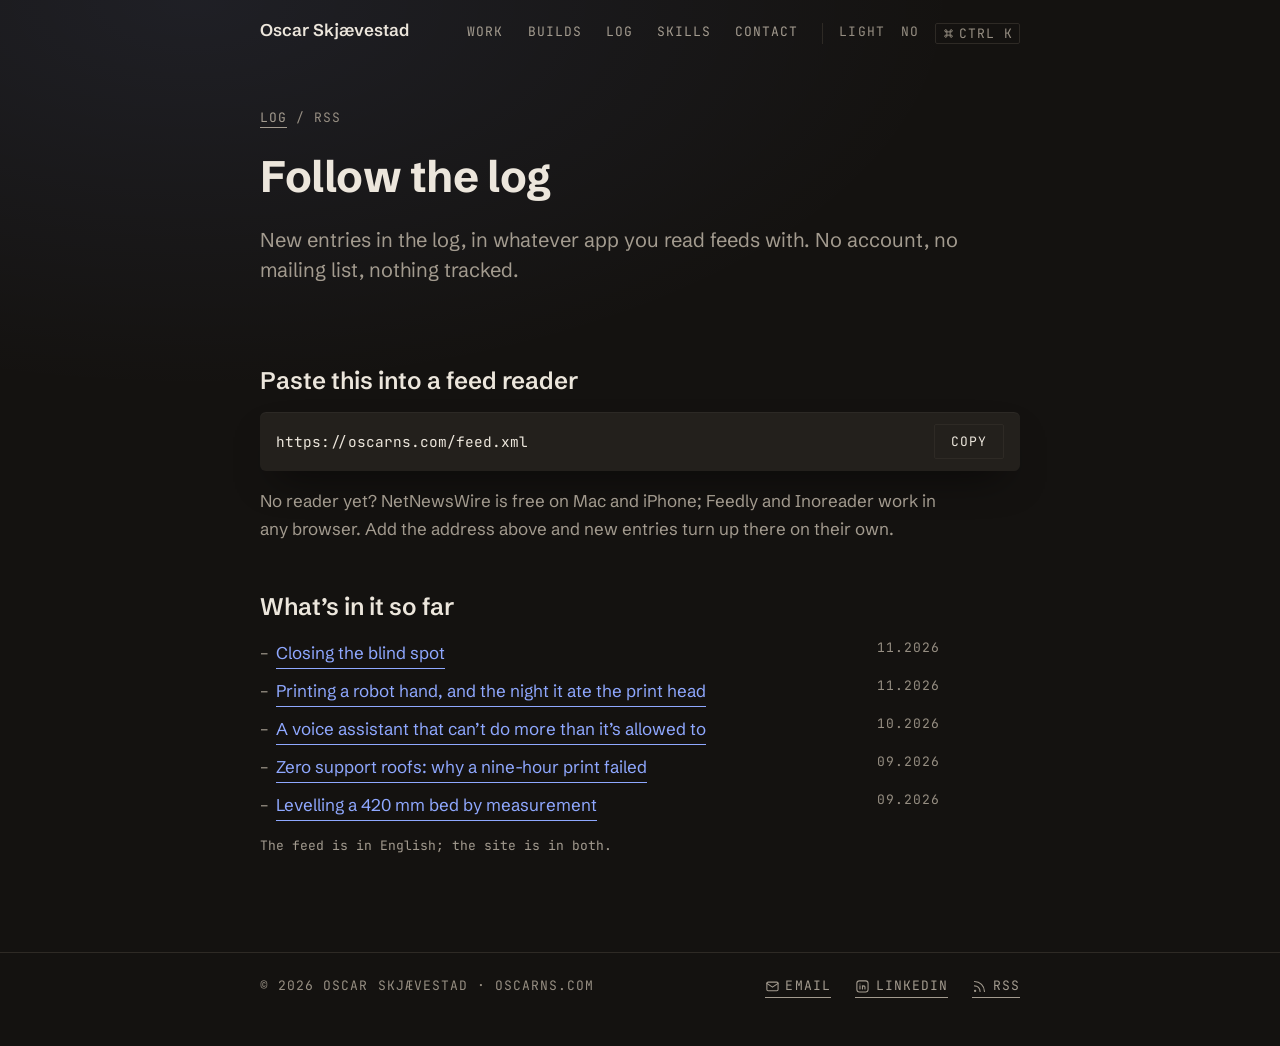
<file: log/follow.html>
<!DOCTYPE html>
<html lang="en" data-theme="dark" data-lang="en">
<head>
  <meta charset="UTF-8" />
  <meta name="viewport" content="width=device-width, initial-scale=1.0" />
  <title>Follow the log — Oscar Skjævestad</title>
  <meta name="description" content="Get new log entries in a feed reader: no account, no mailing list, no tracking." />
  <meta name="author" content="Oscar Skjævestad" />
  <meta name="robots" content="index, follow" />

  <!-- Open Graph / link previews -->
  <meta property="og:title" content="Follow the log" />
  <meta property="og:description" content="Get new log entries in a feed reader: no account, no mailing list, no tracking." />
  <meta property="og:url" content="https://oscarns.com/log/follow.html" />
  <meta property="og:type" content="website" />
  <meta property="og:image" content="https://oscarns.com/og-image.png" />
  <meta property="og:image:width" content="1200" />
  <meta property="og:image:height" content="630" />
  <meta property="og:image:alt" content="Oscar Skjævestad — IT &amp; Robot Deployment Lead at Wybe Robotics" />
  <meta name="twitter:card" content="summary_large_image" />

  <link rel="canonical" href="https://oscarns.com/log/follow.html" />
  <link rel="icon" href="../favicon.svg" type="image/svg+xml" />
  <link rel="icon" href="../favicon-32.png" sizes="32x32" type="image/png" />
  <link rel="apple-touch-icon" href="../apple-touch-icon.png" />
  <link rel="alternate" type="application/atom+xml" title="Oscar Skjævestad — Log" href="https://oscarns.com/feed.xml" />
  <meta name="theme-color" content="#141210" />

  <!-- Before the first paint: mark that scripts run, and apply the saved
       theme and language, so nothing flashes in the wrong one. -->
  <script>
    (function () {
      var root = document.documentElement;
      root.classList.add('js');
      var store = {};
      try { store.theme = localStorage.getItem('theme'); store.lang = localStorage.getItem('lang'); } catch (e) {}
      if (store.theme === 'light') root.setAttribute('data-theme', 'light');
      var asked = new URLSearchParams(location.search).get('lang');
      var nav = (navigator.language || '').toLowerCase();
      var lang = asked || store.lang || (/^(nb|nn|no)\b/.test(nav) ? 'no' : 'en');
      if (lang === 'no') { root.setAttribute('data-lang', 'no'); root.setAttribute('lang', 'nb'); }
    })();
  </script>

  <link rel="preconnect" href="https://fonts.googleapis.com" />
  <link rel="preconnect" href="https://fonts.gstatic.com" crossorigin />
  <link href="https://fonts.googleapis.com/css2?family=JetBrains+Mono:wght@400;500&family=Schibsted+Grotesk:wght@400;500;600;700&display=swap" rel="stylesheet" />
  <link rel="stylesheet" href="../style.css?v=2026-11-07.1" />
</head>
<body>
<!-- Icons: Tabler Icons (MIT), https://tabler.io/icons -->

<span lang="en"><a class="skip-link" href="#main">Skip to content</a></span><span lang="nb"><a class="skip-link" href="#main">Hopp til innhold</a></span>

<header class="nav" id="nav">
  <span class="progress" id="progress" aria-hidden="true"></span>
  <div class="wrap nav-inner">
    <a class="nav-name" href="../#top">Oscar Skjævestad</a>
    <nav class="nav-links" aria-label="Sections">
      <a href="../#work"><span lang="en">Work</span><span lang="nb">Arbeid</span></a>
      <a href="../#builds"><span lang="en">Builds</span><span lang="nb">Prosjekter</span></a>
      <a href="../#log"><span lang="en">Log</span><span lang="nb">Logg</span></a>
      <a href="../#skills"><span lang="en">Skills</span><span lang="nb">Ferdigheter</span></a>
      <a href="../#contact"><span lang="en">Contact</span><span lang="nb">Kontakt</span></a>
      <span class="nav-tools">
        <button class="nav-tool theme-switch" id="theme-switch" type="button">light</button>
        <button class="nav-tool" id="lang-switch" type="button">no</button>
        <button class="nav-tool palette-open" id="palette-open" type="button" aria-haspopup="dialog"><span class="ico"><svg class="tabler" aria-hidden="true" focusable="false" xmlns="http://www.w3.org/2000/svg" viewBox="0 0 24 24" fill="none" stroke="currentColor" stroke-linecap="round" stroke-linejoin="round" ><path d="M7 9a2 2 0 1 1 2 -2v10a2 2 0 1 1 -2 -2h10a2 2 0 1 1 -2 2v-10a2 2 0 1 1 2 2h-10" /></svg></span><span class="kbd-hint">K</span></button>
      </span>
    </nav>
  </div>
</header>

<main id="main">
  <header class="page-head" id="top">
    <div class="wrap">
      <p class="mono crumb"><a href="../#log"><span lang="en">Log</span><span lang="nb">Logg</span></a> / <span lang="en">RSS</span><span lang="nb">RSS</span></p>
      <h1><span lang="en">Follow the log</span><span lang="nb">Følg loggen</span></h1>
      <p class="lead" lang="en">New entries in the log, in whatever app you read feeds with. No account, no mailing list, nothing tracked.</p><p class="lead" lang="nb">Nye innlegg i loggen, i den appen du leser feeder med. Ingen konto, ingen e-postliste, ingenting som spores.</p>
    </div>
  </header>
  <article class="wrap article">

    <h2 lang="en">Paste this into a feed reader</h2><h2 lang="nb">Lim inn dette i en feedleser</h2>
    <div class="feed-copy">
      <code class="feed-url">https://oscarns.com/feed.xml</code>
      <button type="button" class="btn btn-secondary" data-copy="https://oscarns.com/feed.xml"><span lang="en">Copy</span><span lang="nb">Kopier</span></button>
    </div>
    <p lang="en">No reader yet? NetNewsWire is free on Mac and iPhone; Feedly and Inoreader work in any browser. Add the address above and new entries turn up there on their own.</p><p lang="nb">Ingen leser ennå? NetNewsWire er gratis på Mac og iPhone; Feedly og Inoreader fungerer i alle nettlesere. Legg til adressen over, så dukker nye innlegg opp der av seg selv.</p>

    <h2 lang="en">What’s in it so far</h2><h2 lang="nb">Hva som er der så langt</h2>
    <ul class="feed-list">
      <li><a href="closing-the-blind-spot.html"><span lang="en">Closing the blind spot</span><span lang="nb">Å tette blindsonen</span></a> <span class="mono">11.2026</span></li>
      <li><a href="printing-the-hand.html"><span lang="en">Printing a robot hand, and the night it ate the print head</span><span lang="nb">Å printe en robothånd, og natten den spiste printerhodet</span></a> <span class="mono">11.2026</span></li>
      <li><a href="permission-ladder.html"><span lang="en">A voice assistant that can’t do more than it’s allowed to</span><span lang="nb">En stemmeassistent som ikke kan gjøre mer enn den har lov til</span></a> <span class="mono">10.2026</span></li>
      <li><a href="zero-support-roofs.html"><span lang="en">Zero support roofs: why a nine-hour print failed</span><span lang="nb">Null støttetak: hvorfor en ni timers print feilet</span></a> <span class="mono">09.2026</span></li>
      <li><a href="levelling-the-bed.html"><span lang="en">Levelling a 420 mm bed by measurement</span><span lang="nb">Nivellering av en 420 mm printeplate etter mål</span></a> <span class="mono">09.2026</span></li>
    </ul>
    <p class="mono lab-note" lang="en">The feed is in English; the site is in both.</p><p class="mono lab-note" lang="nb">Feeden er på engelsk; siden er på begge språk.</p>

    
  </article>
</main>

<footer class="footer">
  <div class="wrap footer-inner">
    <p class="mono">© <span id="year">2026</span> Oscar Skjævestad · oscarns.com</p>
    <p class="mono footer-links">
      <a href="mailto:Oscarskjaevestad@gmail.com"><span class="ico"><svg class="tabler" aria-hidden="true" focusable="false" xmlns="http://www.w3.org/2000/svg" viewBox="0 0 24 24" fill="none" stroke="currentColor" stroke-linecap="round" stroke-linejoin="round" ><path d="M3 7a2 2 0 0 1 2 -2h14a2 2 0 0 1 2 2v10a2 2 0 0 1 -2 2h-14a2 2 0 0 1 -2 -2v-10" /><path d="M3 7l9 6l9 -6" /></svg></span><span lang="en">Email</span><span lang="nb">E-post</span></a>
      <a href="https://linkedin.com/in/oscar-skjaevestad" target="_blank" rel="noopener"><span class="ico"><svg class="tabler" aria-hidden="true" focusable="false" xmlns="http://www.w3.org/2000/svg" viewBox="0 0 24 24" fill="none" stroke="currentColor" stroke-linecap="round" stroke-linejoin="round" ><path d="M8 11v5" /><path d="M8 8v.01" /><path d="M12 16v-5" /><path d="M16 16v-3a2 2 0 1 0 -4 0" /><path d="M3 7a4 4 0 0 1 4 -4h10a4 4 0 0 1 4 4v10a4 4 0 0 1 -4 4h-10a4 4 0 0 1 -4 -4l0 -10" /></svg></span>LinkedIn</a>
      <a href="../log/follow.html"><span class="ico"><svg class="tabler" aria-hidden="true" focusable="false" xmlns="http://www.w3.org/2000/svg" viewBox="0 0 24 24" fill="none" stroke="currentColor" stroke-linecap="round" stroke-linejoin="round" ><path d="M4 19a1 1 0 1 0 2 0a1 1 0 1 0 -2 0" /><path d="M4 4a16 16 0 0 1 16 16" /><path d="M4 11a9 9 0 0 1 9 9" /></svg></span>RSS</a>
    </p>
  </div>
</footer>

<script src="../site.js?v=2026-11-07.1"></script>
</body>
</html>
</file>
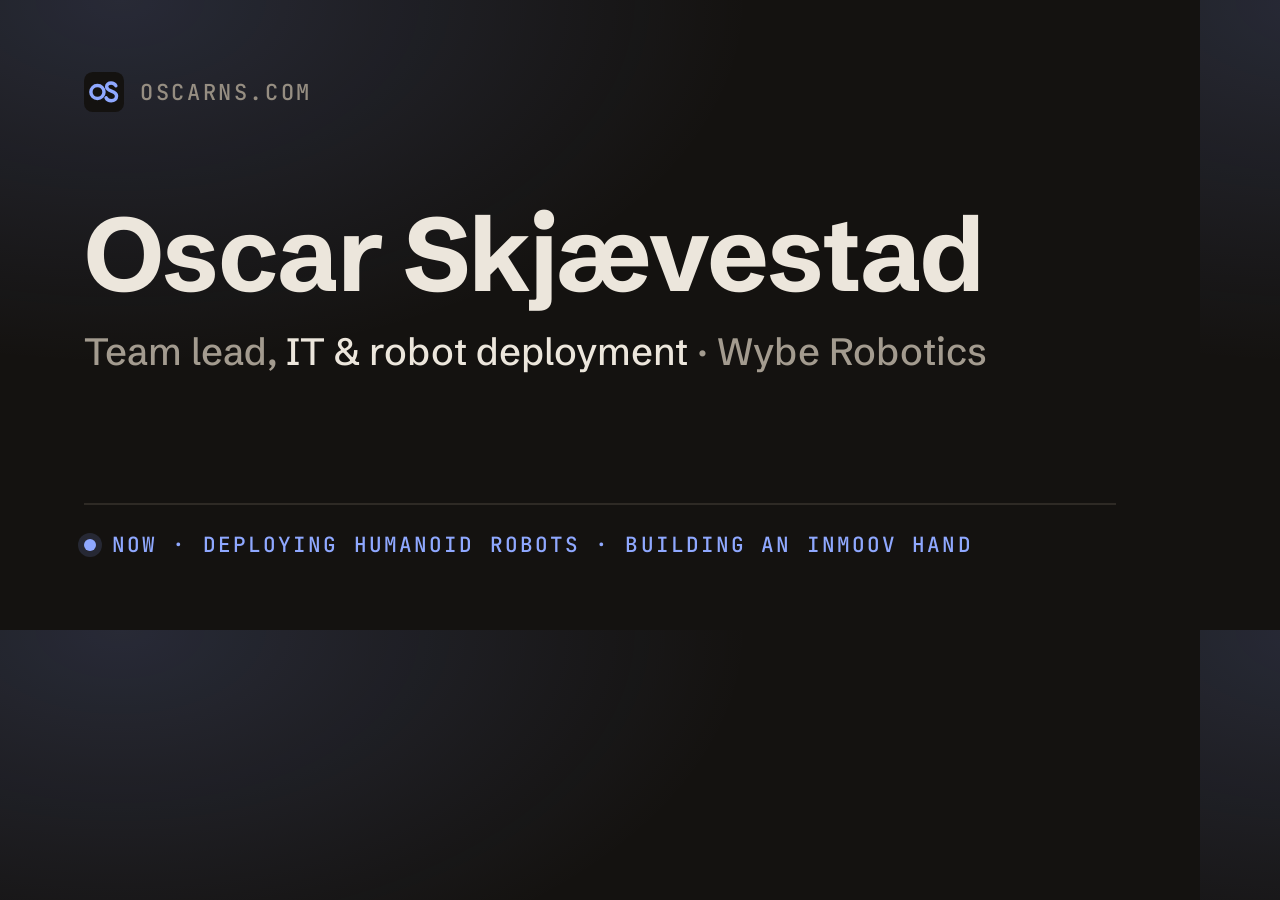
<file: tools/og.html>
<!doctype html>
<html><head><meta charset="utf-8">
<link href="https://fonts.googleapis.com/css2?family=JetBrains+Mono:wght@400;500&family=Schibsted+Grotesk:wght@500;700&display=swap" rel="stylesheet">
<style>
  html, body { margin: 0; width: 1200px; height: 630px; }
  body {
    background: radial-gradient(ellipse 900px 520px at 10% 0, rgba(143,168,255,.16), transparent 70%), #141210;
    color: #ece6dc; font-family: 'Schibsted Grotesk', sans-serif;
    display: flex; flex-direction: column; justify-content: space-between;
    padding: 72px 84px; box-sizing: border-box;
  }
  .site { font: 500 22px 'JetBrains Mono', monospace; letter-spacing: .12em; color: #968e82; display: flex; align-items: center; gap: 16px; }
  .mark { width: 40px; height: 40px; }
  h1 { margin: 0; font-size: 104px; line-height: 1; font-weight: 700; letter-spacing: -.02em; }
  .role { margin-top: 22px; font-size: 38px; font-weight: 500; color: #a39b8f; }
  .role b { color: #ece6dc; font-weight: 500; }
  .now { display: flex; align-items: center; gap: 16px; font: 500 21px 'JetBrains Mono', monospace; letter-spacing: .1em; color: #8fa8ff; }
  .dot { width: 12px; height: 12px; border-radius: 50%; background: #8fa8ff; box-shadow: 0 0 0 6px rgba(143,168,255,.15); }
  .rule { height: 2px; background: #2e2a25; margin: 0 0 26px; }
</style></head>
<body>
  <div class="site"><img class="mark" src="../favicon.svg" alt="">OSCARNS.COM</div>
  <div>
    <h1>Oscar Skjævestad</h1>
    <p class="role">Team lead, <b>IT &amp; robot deployment</b> · Wybe Robotics</p>
  </div>
  <div>
    <div class="rule"></div>
    <div class="now"><span class="dot"></span>NOW · DEPLOYING HUMANOID ROBOTS · BUILDING AN INMOOV HAND</div>
  </div>
</body></html>
</file>
<file: style.css>
/* oscarns.com — an engineering notebook.
   Every value here comes from DESIGN.md; change it there first. */

/* ── Tokens ─────────────────────────────────────────────── */

:root {
  /* dark is the default */
  --bg:           #141210;
  --bg-alt:       #1a1815;
  --surface:      #23201c;
  --rule:         #2e2a25;
  --text:         #ece6dc;
  --text-dim:     #a39b8f;
  --text-faint:   #968e82;
  --signal:       #8fa8ff;
  --signal-ink:   #141210;
  --success:      #7bc47f;
  --error:        #ef6b5b;

  --wash:         rgba(143, 168, 255, .09);
  --hover:        rgba(236, 230, 220, .035);
  --hand-pool:    #29251f;
  --shadow:       inset 0 1px 0 rgba(255, 255, 255, .04), 0 18px 40px -18px rgba(0, 0, 0, .75);
  --shadow-hover: 0 16px 36px -20px rgba(0, 0, 0, .7);

  --font-sans: 'Schibsted Grotesk', system-ui, -apple-system, 'Segoe UI', sans-serif;
  --font-mono: 'JetBrains Mono', ui-monospace, 'SF Mono', Menlo, monospace;

  --fs-xs:   0.8125rem;
  --fs-sm:   0.9375rem;
  --fs-base: 1.0625rem;
  --fs-lg:   1.25rem;
  --fs-xl:   1.5rem;
  --fs-2xl:  2rem;
  --fs-hero: clamp(2.25rem, 6vw, 3.5rem);

  --s-1: 4px;  --s-2: 8px;  --s-3: 12px; --s-4: 16px;
  --s-6: 24px; --s-8: 32px; --s-12: 48px; --s-16: 64px; --s-24: 96px;

  --measure: 68ch;
  --column: 760px;
  --gutter: 9rem;
  --page-pad: var(--s-6);
  --entry-pad: var(--s-4);
  --section-gap: var(--s-16);
  --lane: 22px;

  --radius: 2px;
  --radius-panel: 6px;

  --ease: cubic-bezier(.2, .7, .2, 1);

  color-scheme: dark;
}

:root[data-theme="light"] {
  --bg:           #f4f0e8;
  --bg-alt:       #ece6da;
  --surface:      #fbf9f4;
  --rule:         #d8d1c4;
  --text:         #1d1a16;
  --text-dim:     #4f4940;
  --text-faint:   #655e55;
  --signal:       #2747b8;
  --signal-ink:   #f4f0e8;
  --success:      #2f7a33;
  --error:        #b42318;

  --wash:         rgba(39, 71, 184, .08);
  --hover:        rgba(29, 26, 22, .035);
  --hand-pool:    #fbf8f1;
  --shadow:       inset 0 1px 0 rgba(255, 255, 255, .7), 0 18px 40px -20px rgba(70, 52, 28, .3);
  --shadow-hover: 0 16px 36px -22px rgba(70, 52, 28, .28);

  color-scheme: light;
}

@media (min-width: 768px) {
  :root {
    --page-pad: var(--s-8);
    --entry-pad: var(--s-6);
    --section-gap: var(--s-24);
  }
}

/* ── Base ───────────────────────────────────────────────── */

*, *::before, *::after { box-sizing: border-box; }

html { -webkit-text-size-adjust: 100%; }

body {
  margin: 0;
  /* ink soaking into the top of the page, then plain paper */
  background:
    radial-gradient(ellipse 80% 520px at 15% 0, var(--wash), transparent 75%) no-repeat,
    var(--bg);
  color: var(--text);
  font-family: var(--font-sans);
  font-size: var(--fs-base);
  line-height: 1.65;
  font-weight: 400;
  text-rendering: optimizeLegibility;
  -webkit-font-smoothing: antialiased;
}

h1, h2, h3, h4, p, ul, dl, dd { margin: 0; }
ul { padding: 0; list-style: none; }

::selection { background: var(--signal); color: var(--signal-ink); }

a {
  color: var(--signal);
  text-decoration: none;
  background-image:
    linear-gradient(currentColor, currentColor),
    linear-gradient(currentColor, currentColor);
  background-repeat: no-repeat;
  background-position: 0 100%, 0 100%;
  background-size: 100% 1px, 0% 2px;
  padding-bottom: 2px;
  transition: background-size .35s var(--ease);
}
a:hover { background-size: 100% 1px, 100% 2px; }

/* the nav and buttons carry their own hover, not the sweep */
.nav-name, .nav-links a, .btn, .skip-link { background-image: none; padding-bottom: 0; }

:focus-visible {
  outline: 2px solid var(--signal);
  outline-offset: 2px;
  border-radius: var(--radius);
}

.skip-link {
  position: absolute;
  left: var(--page-pad);
  top: -100px;
  padding: var(--s-2) var(--s-3);
  background: var(--signal);
  color: var(--signal-ink);
  font-family: var(--font-mono);
  font-size: var(--fs-xs);
  z-index: 10;
}
.skip-link:focus { top: var(--s-2); }

.wrap {
  max-width: calc(var(--column) + 2 * var(--page-pad));
  margin: 0 auto;
  padding: 0 var(--page-pad);
}

/* the mono voice: dates, places, status, tags, the nav */
.mono {
  font-family: var(--font-mono);
  font-size: var(--fs-xs);
  line-height: 1.45;
  letter-spacing: .08em;
  text-transform: uppercase;
  color: var(--text-faint);
}

/* ── Navigation ─────────────────────────────────────────── */

.nav {
  position: sticky;
  top: 0;
  z-index: 5;
  background: transparent;
  border-bottom: 1px solid transparent;
  transition: border-color .2s ease, background-color .2s ease;
}
.nav.scrolled {
  background: var(--bg);
  border-bottom-color: var(--rule);
}

.nav-inner {
  display: flex;
  flex-wrap: wrap;
  align-items: baseline;
  justify-content: space-between;
  gap: var(--s-2) var(--s-6);
  padding-top: var(--s-4);
  padding-bottom: var(--s-4);
}

.nav-name {
  font-weight: 600;
  color: var(--text);
}
.nav-name:hover { text-decoration: underline; }

.nav-links {
  display: flex;
  flex-wrap: wrap;
  align-items: baseline;
  gap: var(--s-2) var(--s-6);
}

.nav-links a,
.theme-switch {
  font-family: var(--font-mono);
  font-size: var(--fs-xs);
  letter-spacing: .08em;
  text-transform: uppercase;
  color: var(--text-dim);
  transition: color .2s ease;
}
.nav-links a:hover { color: var(--text); text-decoration: underline; }

/* where you are on the page */
.nav-links a[aria-current] {
  color: var(--text);
  text-decoration: underline;
  text-decoration-color: var(--signal);
  text-decoration-thickness: 2px;
  text-underline-offset: 6px;
}

.theme-switch {
  background: none;
  border: 0;
  padding: 0;
  cursor: pointer;
  color: var(--text-faint);
}
.theme-switch:hover { color: var(--text); }

/* reading progress, along the bottom of the nav */
.progress {
  position: absolute;
  left: 0;
  bottom: -1px;
  height: 2px;
  width: 100%;
  background: var(--signal);
  transform: scaleX(0);
  transform-origin: left;
  pointer-events: none;
}

/* ── Intro ──────────────────────────────────────────────── */

.intro { padding: var(--s-16) 0 var(--section-gap); }

.intro h1 {
  font-size: var(--fs-hero);
  line-height: 1.06;
  font-weight: 600;
  letter-spacing: -.015em;
}

.lead {
  max-width: var(--measure);
  margin-top: var(--s-6);
  font-size: var(--fs-lg);
  line-height: 1.5;
}

.intro-meta { margin-top: var(--s-8); }
.intro-meta p + p { margin-top: var(--s-2); }

.roles {
  max-width: var(--measure);
  text-transform: none;
  letter-spacing: .02em;
}

.actions {
  display: flex;
  flex-wrap: wrap;
  align-items: center;
  gap: var(--s-4) var(--s-6);
  margin-top: var(--s-8);
}

/* what is happening right now: a live status board */
.now {
  margin-top: var(--s-8);
  padding: var(--s-6);
  background: var(--surface);
  border-radius: var(--radius-panel);
  box-shadow: var(--shadow);
}
.now-head {
  display: flex;
  flex-wrap: wrap;
  justify-content: space-between;
  align-items: baseline;
  gap: var(--s-2) var(--s-4);
  padding-bottom: var(--s-3);
  margin-bottom: var(--s-4);
  border-bottom: 1px solid var(--rule);
}
.now-title { color: var(--text); }
.now-live { display: inline-flex; align-items: center; gap: var(--s-2); }
.now-live time { color: var(--text-dim); font-variant-numeric: tabular-nums; }
.live-dot {
  width: 6px;
  height: 6px;
  border-radius: 50%;
  background: var(--signal);
}
.now-item {
  display: grid;
  grid-template-columns: 40px minmax(0, 1fr);
  gap: var(--s-4);
  align-items: center;
}
.now-item + .now-item { margin-top: var(--s-4); }
.now-icon {
  width: 40px;
  height: 40px;
  border-radius: 8px;
  display: grid;
  place-items: center;
  background: var(--wash);
  color: var(--signal);
}
.now-icon svg { width: 22px; height: 22px; }
.now-what {
  font-weight: 600;
  line-height: 1.35;
  color: var(--text);
}
.now-sub { margin-top: 2px; }

/* build stages: done, next, still to come */
.stages {
  display: flex;
  flex-wrap: wrap;
  align-items: center;
  gap: var(--s-1) var(--s-2);
}
.stage { display: inline-flex; align-items: center; gap: 6px; }
.stage::before {
  content: "";
  width: 7px;
  height: 7px;
  border-radius: 50%;
  border: 1.5px solid currentColor;
}
.stage.done { color: var(--text-dim); }
.stage.done::before { background: currentColor; }
.stage.next { color: var(--signal); }
.stage-arrow { color: var(--text-faint); }

.sr-only {
  position: absolute;
  width: 1px;
  height: 1px;
  overflow: hidden;
  clip: rect(0 0 0 0);
  white-space: nowrap;
}

/* ── Icons ──────────────────────────────────────────────
   Tabler Icons (MIT), outline, inlined. One set, one stroke weight,
   and always beside a word — never instead of one. */

.ico {
  display: inline-flex;
  flex: 0 0 auto;
  width: 1.15em;
  height: 1.15em;
  color: var(--text-faint);
  transition: color .2s ease;
}
.ico svg { width: 100%; height: 100%; }
svg.tabler { stroke-width: 1.75; }

.section h2 { display: flex; align-items: center; gap: .45em; }
.section h2 .ico { color: var(--signal); width: 1em; height: 1em; }

.entry-title { display: flex; align-items: flex-start; gap: .5em; }
.entry-title .ico { margin-top: .15em; width: 1em; height: 1em; }
.entry:hover .entry-title .ico,
.entry.featured .entry-title .ico { color: var(--signal); }

.entry-gutter .mono.with-ico { display: inline-flex; align-items: center; gap: var(--s-2); }
.entry-gutter .ico { width: 1.25em; height: 1.25em; }
.footer-links a { display: inline-flex; align-items: center; gap: 6px; }
.footer-links .ico { color: inherit; }

/* ── Buttons ────────────────────────────────────────────── */

.btn {
  display: inline-block;
  padding: var(--s-2) var(--s-4);
  border-radius: var(--radius);
  font-family: var(--font-mono);
  font-size: var(--fs-xs);
  letter-spacing: .08em;
  text-transform: uppercase;
  cursor: pointer;
}
.btn-primary {
  background: var(--signal);
  color: var(--signal-ink);
  border: 1px solid var(--signal);
  box-shadow: 0 8px 20px -10px var(--signal);
}
.btn-primary:hover { filter: brightness(1.08); }
.btn-secondary {
  background: transparent;
  color: var(--text);
  border: 1px solid var(--rule);
}
.btn-secondary:hover { border-color: var(--text-dim); }
.btn[disabled], .btn[aria-disabled="true"] { opacity: .4; cursor: not-allowed; }

.quiet { white-space: nowrap; }

/* ── Sections ───────────────────────────────────────────── */

.section {
  padding: var(--s-16) 0 var(--section-gap);
  scroll-margin-top: var(--s-12);
}
/* every other section on a slightly different shade, like turning a page */
.section.shade { background: var(--bg-alt); }

.section h2 {
  font-size: var(--fs-xl);
  line-height: 1.3;
  font-weight: 600;
  margin-bottom: var(--s-8);
}

.section h3.sub {
  font-size: var(--fs-lg);
  font-weight: 600;
  margin: var(--s-12) 0 var(--s-4);
}

.section-intro {
  max-width: var(--measure);
  margin-bottom: var(--s-6);
  color: var(--text-dim);
}

.prose { max-width: var(--measure); }
.prose p + p { margin-top: var(--s-4); }
.prose p { color: var(--text-dim); }
.prose strong { color: var(--text); font-weight: 500; }

/* ── Entry: the notebook's basic unit ─────────────────────
   Entries reach a little past the text column on both sides,
   so a hover tint or a featured panel has room to breathe
   while the words stay aligned with everything else. */

.entry {
  position: relative;
  display: grid;
  grid-template-columns: var(--gutter) minmax(0, 1fr);
  gap: var(--s-6);
  margin: 0 calc(-1 * var(--entry-pad));
  padding: var(--s-6) var(--entry-pad);
  border-radius: var(--radius-panel);
  transition: background-color .25s ease, box-shadow .25s ease, transform .25s var(--ease), opacity .3s ease;
}

/* the hairline between entries, aligned with the text */
.entry::before {
  content: "";
  position: absolute;
  top: 0;
  left: var(--entry-pad);
  right: var(--entry-pad);
  height: 1px;
  background: var(--rule);
  transform-origin: left;
  transition: opacity .2s ease, transform .9s var(--ease);
}
.entries > .entry:first-child::before { display: none; }
.entries > .entry:first-child:not(.featured) { padding-top: 0; }

/* the things that matter most, raised off the page */
.entry.featured {
  background: var(--surface);
  box-shadow: var(--shadow);
}
.entry.featured::before,
.entry.featured + .entry::before { display: none; }

@media (hover: hover) {
  .entry:not(.featured):hover {
    background: var(--hover);
    box-shadow: var(--shadow-hover);
    transform: translateY(-2px);
  }
  .entry:hover::before,
  .entry:hover + .entry::before { opacity: 0; }
  .entry.featured:hover { transform: translateY(-2px); }
}

.entry-gutter { display: flex; flex-direction: column; gap: var(--s-1); }

.entry-title {
  font-size: var(--fs-lg);
  line-height: 1.4;
  font-weight: 600;
}

.entry-meta { margin-top: var(--s-1); }

.entry-body > p:not(.entry-meta):not(.tags) {
  max-width: var(--measure);
  margin-top: var(--s-3);
  color: var(--text-dim);
}

.entry-label {
  margin-top: var(--s-4);
  margin-bottom: var(--s-1);
}

.entry-list {
  max-width: var(--measure);
  font-size: var(--fs-sm);
  line-height: 1.55;
  color: var(--text-dim);
}
.entry-body > p + .entry-list { margin-top: var(--s-3); }
.entry-list li {
  position: relative;
  padding-left: var(--s-4);
}
.entry-list li + li { margin-top: var(--s-1); }
.entry-list li::before {
  content: "–";
  position: absolute;
  left: 0;
  color: var(--text-faint);
}

.tags {
  margin-top: var(--s-4);
  max-width: var(--measure);
  text-transform: none;
  letter-spacing: .02em;
}

/* status: words, not pills */
.status-live,
.status-wip,
.status-current { color: var(--signal); }
.status-done    { color: var(--text-dim); }
.status-planned { color: var(--text-faint); }

/* a heartbeat beside anything live or current */
.status-live::before,
.status-current::before {
  content: "";
  display: inline-block;
  width: 6px;
  height: 6px;
  margin-right: var(--s-2);
  border-radius: 50%;
  background: currentColor;
  vertical-align: 1px;
}

/* ── Timeline: the work, joined up ──────────────────────── */

.timeline > .entry { padding-left: calc(var(--entry-pad) + var(--lane)); }

.tl {
  position: absolute;
  left: var(--entry-pad);
  top: calc(var(--s-6) + .5em);
  width: 9px;
  height: 100%;
  pointer-events: none;
}
/* the dot */
.tl::before {
  content: "";
  position: absolute;
  top: 0;
  left: 0;
  width: 9px;
  height: 9px;
  border-radius: 50%;
  border: 2px solid var(--text-faint);
  background: var(--bg-alt);
  z-index: 1;
}
.tl.here::before { border-color: var(--signal); background: var(--signal); }
/* the line down to the next job */
.tl::after {
  content: "";
  position: absolute;
  top: 4px;
  left: 4px;
  width: 1px;
  height: 100%;
  background: var(--rule);
  transform-origin: top;
}
.timeline > .entry:last-child .tl::after { display: none; }
/* the timeline's own dot marks the current job; the gutter's would repeat it */
.timeline .status-current::before { display: none; }

/* ── Skills you can explore ─────────────────────────────── */

.skill {
  font: inherit;
  letter-spacing: inherit;
  color: var(--text-dim);
  background: none;
  border: 0;
  padding: 1px 3px;
  margin: 0 -3px;
  border-radius: var(--radius);
  cursor: pointer;
  transition: color .2s ease, background-color .2s ease;
}
.skill:hover,
.skill[aria-pressed="true"] {
  color: var(--signal);
  background: var(--wash);
}

.skill-used {
  min-height: 1.45em;
  margin-top: var(--s-6);
  text-transform: none;
  letter-spacing: .02em;
  color: var(--text-dim);
}
.skill-used a { color: var(--signal); }

/* while a skill is chosen, what uses it stands out and the rest steps back */
.exploring .entry.dim { opacity: .35; }
.exploring .entry.lit { box-shadow: 0 0 0 1px var(--signal), var(--shadow-hover); }

/* ── Contact ────────────────────────────────────────────── */

.contact-row { padding-top: var(--s-4); padding-bottom: var(--s-4); align-items: baseline; }
.contact-row a { font-size: var(--fs-base); }

/* ── Footer ─────────────────────────────────────────────── */

.footer {
  border-top: 1px solid var(--rule);
  padding: var(--s-6) 0 var(--s-12);
}
.footer-inner {
  display: flex;
  flex-wrap: wrap;
  justify-content: space-between;
  gap: var(--s-2) var(--s-6);
}
.footer a { color: var(--text-dim); }
.footer a:hover { color: var(--text); }
.footer-links { display: flex; gap: var(--s-6); }

/* ── Phones ─────────────────────────────────────────────── */

@media (max-width: 600px) {
  .entry {
    grid-template-columns: minmax(0, 1fr);
    gap: var(--s-2);
  }
  .entry-gutter { flex-direction: row; flex-wrap: wrap; gap: var(--s-1) var(--s-3); }
  .nav-inner { flex-direction: column; align-items: flex-start; }
  /* the tools wrap onto their own line here, so the divider has nothing to divide */
  .nav-tools { border-left: 0; padding-left: 0; }
  .now { padding: var(--s-4); }
  .now-item { grid-template-columns: 36px minmax(0, 1fr); gap: var(--s-3); }
  .now-icon { width: 36px; height: 36px; }
}

/* ── Two languages ──────────────────────────────────────
   Everything is written twice, lang="en" and lang="nb"; only the
   chosen one shows. With no CSS at all, a reader gets both. */

:root:not([data-lang="no"]) [lang="nb"]:not(html),
:root[data-lang="no"] [lang="en"]:not(html) { display: none !important; }

/* ── Nav tools: theme, language, search ─────────────── */

.nav-tools {
  display: inline-flex;
  align-items: baseline;
  gap: var(--s-4);
  padding-left: var(--s-4);
  border-left: 1px solid var(--rule);
}
.nav-tool {
  font-family: var(--font-mono);
  font-size: var(--fs-xs);
  letter-spacing: .08em;
  text-transform: uppercase;
  color: var(--text-faint);
  background: none;
  border: 0;
  padding: 0;
  cursor: pointer;
  transition: color .2s ease;
}
.nav-tool:hover { color: var(--text); }
.palette-open {
  display: inline-flex;
  align-items: center;
  gap: 4px;
  padding: 1px 6px;
  border: 1px solid var(--rule);
  border-radius: var(--radius);
  align-self: center;
}
.palette-open .ico { width: 1em; height: 1em; color: inherit; }

/* ── Small additions to entries ─────────────────────── */

.more { margin-top: var(--s-3); font-size: var(--fs-sm); }
.log-row .entry-title a { color: var(--text); }
.log-row .entry-title a:hover { color: var(--signal); }
/* which project a log entry belongs to, under its date */
.log-project { color: var(--text-dim); }
.now-updated { margin-top: var(--s-4); }

/* ── ⌘K palette ─────────────────────────────────────── */

.palette {
  position: fixed;
  inset: 0;
  z-index: 20;
  display: grid;
  place-items: start center;
  padding: 12vh var(--page-pad) var(--page-pad);
}
.palette[hidden] { display: none; }
.palette-backdrop {
  position: absolute;
  inset: 0;
  background: rgba(10, 9, 8, .55);
  backdrop-filter: blur(2px);
}
:root[data-theme="light"] .palette-backdrop { background: rgba(60, 45, 25, .25); }
.palette-box {
  position: relative;
  width: min(560px, 100%);
  background: var(--surface);
  border-radius: var(--radius-panel);
  box-shadow: var(--shadow), 0 30px 80px -30px rgba(0, 0, 0, .6);
  overflow: hidden;
}
.palette-input {
  width: 100%;
  padding: var(--s-4) var(--s-6);
  font: inherit;
  font-size: var(--fs-lg);
  color: var(--text);
  background: transparent;
  border: 0;
  border-bottom: 1px solid var(--rule);
  outline: none;
}
.palette-input::placeholder { color: var(--text-faint); }
.palette-list {
  max-height: 50vh;
  overflow-y: auto;
  padding: var(--s-2);
}
.palette-item {
  display: flex;
  justify-content: space-between;
  align-items: baseline;
  gap: var(--s-4);
  padding: var(--s-2) var(--s-4);
  border-radius: var(--radius);
  cursor: pointer;
  color: var(--text-dim);
}
.palette-item[aria-selected="true"] { background: var(--wash); color: var(--text); }
.palette-label { overflow: hidden; text-overflow: ellipsis; white-space: nowrap; }
.palette-kind { flex: 0 0 auto; }
.palette-empty { padding: var(--s-4); }
.palette-foot {
  padding: var(--s-2) var(--s-6);
  border-top: 1px solid var(--rule);
}
body.palette-on { overflow: hidden; }

/* ── Article pages: the log and the project write-ups ── */

.page-head { padding: var(--s-12) 0 var(--s-8); }
.crumb { margin-bottom: var(--s-6); }
.crumb a { color: var(--text-dim); }
.page-head h1 {
  font-size: clamp(1.9rem, 4.5vw, 2.75rem);
  line-height: 1.12;
  font-weight: 700;
  letter-spacing: -.01em;
  max-width: 22ch;
}
.page-head .lead { color: var(--text-dim); }
.page-meta { margin-top: var(--s-6); }

.article { padding-bottom: var(--section-gap); }
.article > * + * { margin-top: var(--s-4); }
.article h2 {
  margin-top: var(--s-12);
  font-size: var(--fs-xl);
  line-height: 1.3;
  font-weight: 600;
}
.article h3 { margin-top: var(--s-8); font-size: var(--fs-lg); font-weight: 600; }
.article p, .article li { max-width: var(--measure); color: var(--text-dim); }
.article strong { color: var(--text); font-weight: 600; }
.article ul, .article ol { padding-left: var(--s-6); }
.article ul { list-style: none; padding-left: 0; }
.article ul li { position: relative; padding-left: var(--s-4); }
.article ul li::before { content: "–"; position: absolute; left: 0; color: var(--text-faint); }
.article li + li { margin-top: var(--s-2); }
.article code {
  font-family: var(--font-mono);
  font-size: .85em;
  padding: 1px 5px;
  border-radius: var(--radius);
  background: var(--bg-alt);
  color: var(--text);
}

/* numbers worth seeing at a glance */
.figures {
  display: grid;
  grid-template-columns: repeat(auto-fit, minmax(150px, 1fr));
  gap: var(--s-3);
  margin-top: var(--s-6);
}
.figure {
  padding: var(--s-4);
  background: var(--surface);
  border-radius: var(--radius-panel);
  box-shadow: var(--shadow);
}
.figure-value {
  font-size: var(--fs-xl);
  font-weight: 700;
  font-variant-numeric: tabular-nums;
  color: var(--text);
}
.figure-label { margin-top: 2px; }

/* tables, kept quiet */
.table-wrap { overflow-x: auto; }
.article table {
  width: 100%;
  border-collapse: collapse;
  font-size: var(--fs-sm);
}
.article th, .article td {
  text-align: left;
  padding: var(--s-2) var(--s-3) var(--s-2) 0;
  border-bottom: 1px solid var(--rule);
  vertical-align: top;
  color: var(--text-dim);
}
.article th {
  font-family: var(--font-mono);
  font-size: var(--fs-xs);
  font-weight: 500;
  letter-spacing: .08em;
  text-transform: uppercase;
  color: var(--text-faint);
}
.article td:first-child { color: var(--text); }

/* a callout for the lesson worth keeping */
.lesson {
  padding: var(--s-4) var(--s-6);
  background: var(--surface);
  border-left: 3px solid var(--signal);
  border-radius: 0 var(--radius-panel) var(--radius-panel) 0;
  box-shadow: var(--shadow);
}
.lesson p { color: var(--text); }

/* project photos: 3:2, full column width, thin rule, caption below (DESIGN.md) */
.photo { margin: var(--s-8) 0; }
.photo img { display: block; width: 100%; height: auto; aspect-ratio: 3 / 2; object-fit: cover;
  border: 1px solid var(--rule); border-radius: var(--radius-panel); background: var(--surface); }
.photo figcaption { margin-top: var(--s-2); color: var(--text-faint); font-family: var(--font-mono); font-size: var(--fs-xs); }

/* diagrams are drawn in the page's own ink */
.diagram { margin: var(--s-8) 0; }
.diagram svg { width: 100%; height: auto; display: block; }
.diagram figcaption { margin-top: var(--s-2); }
.dg-box { fill: var(--surface); stroke: var(--rule); stroke-width: 1.5; }
.dg-box.hot { stroke: var(--signal); }
.dg-text { fill: var(--text); font-family: var(--font-sans); font-size: 15px; font-weight: 600; }
.dg-sub { fill: var(--text-faint); font-family: var(--font-mono); font-size: 11px; letter-spacing: .06em; }
.dg-line { stroke: var(--text-faint); stroke-width: 1.5; fill: none; }
.dg-line.hot { stroke: var(--signal); }
.dg-arrow { fill: var(--text-faint); }
.dg-arrow.hot { fill: var(--signal); }
.dg-zone { fill: none; stroke: var(--rule); stroke-dasharray: 4 5; }
.dg-zone-label { fill: var(--text-faint); font-family: var(--font-mono); font-size: 11px; letter-spacing: .1em; }

.article-nav {
  display: flex;
  flex-wrap: wrap;
  justify-content: space-between;
  gap: var(--s-4);
  padding-top: var(--s-6);
  margin-top: var(--s-12);
  border-top: 1px solid var(--rule);
}

/* ── Things to play with ─────────────────────────────────
   The robot hand, the 3D parts, the permission ladder and the activity
   calendar. Each one only exists when its script runs. */

html:not(.js) .lab-demo, html:not(.js) .part-viewer { display: none; }

.lab-demo { margin-top: var(--s-12); }
.lab-demo h2 { display: flex; align-items: center; gap: var(--s-2); }
.lab-demo h2 .ico { width: 1em; height: 1em; flex: none; }
.lab-demo h2 .ico, .activity-title .ico, .part-viewer figcaption .ico { color: var(--signal); }
.lab-note { color: var(--text-faint); font-size: var(--fs-xs); }
.psst { margin-top: var(--s-8); }
kbd {
  font-family: var(--font-mono);
  font-size: .85em;
  padding: 1px 6px;
  border: 1px solid var(--rule);
  border-bottom-width: 2px;
  border-radius: var(--radius);
  color: var(--text);
}

/* the hand */
.hand-wrap {
  display: grid;
  grid-template-columns: minmax(0, 1.15fr) minmax(0, 1fr);
  gap: var(--s-6);
  align-items: center;
  margin-top: var(--s-6);
  padding: var(--s-6);
  background: var(--surface);
  border-radius: var(--radius-panel);
  box-shadow: var(--shadow);
}
.hand-stage {
  position: relative;
  aspect-ratio: 3 / 4;
  border-radius: var(--radius-panel);
  /* a warm pool of light, not a blue halo, behind the white PLA */
  background: radial-gradient(ellipse 62% 52% at 50% 36%, var(--hand-pool) 0%, transparent 72%), var(--bg-alt);
  overflow: hidden;
}
.hand-canvas {
  width: 100%; height: 100%; display: block; cursor: grab; touch-action: pan-y;
  /* the forearm runs out of the frame like a portrait crop */
  -webkit-mask-image: linear-gradient(to top, transparent 0, #000 11%);
  mask-image: linear-gradient(to top, transparent 0, #000 11%);
}
.hand-canvas:active { cursor: grabbing; }
.no-webgl .hand-fallback { display: grid; }
.no-webgl .hand-canvas { visibility: hidden; }
.hand-controls { display: grid; gap: var(--s-3); }
.hand-slider {
  display: grid;
  grid-template-columns: 6.5rem 1fr 3rem;
  align-items: center;
  gap: var(--s-3);
  font-size: var(--fs-xs);
}
.hand-slider .mono { color: var(--text-dim); }
.hand-slider { transition: padding-left .3s var(--ease), box-shadow .3s var(--ease); }
.hand-slider.is-active { padding-left: 6px; box-shadow: inset 2px 0 var(--signal); }
.hand-slider.is-active > .mono { color: var(--text); }
.hand-slider output { text-align: right; color: var(--text); font-variant-numeric: tabular-nums; }
.hand-slider input, .try-option input { accent-color: var(--signal); }
.hand-slider input { width: 100%; }
.hand-poses { display: flex; flex-wrap: wrap; gap: var(--s-2); margin-top: var(--s-2); }
.hand-poses .btn, .viewer-parts .btn { display: inline-flex; align-items: center; gap: 6px; }
.hand-poses .ico, .viewer-parts .ico { width: 14px; height: 14px; }

/* the parts in 3D */
.part-viewer { margin: var(--s-8) 0; }
.viewer-stage {
  position: relative;
  aspect-ratio: 16 / 10;
  background: radial-gradient(ellipse at 50% 40%, var(--wash), transparent 70%), var(--surface);
  border-radius: var(--radius-panel);
  box-shadow: var(--shadow);
  overflow: hidden;
}
.viewer-stage canvas { width: 100%; height: 100%; display: block; cursor: grab; touch-action: pan-y; }
.viewer-stage canvas:active { cursor: grabbing; }
.viewer-msg {
  position: absolute; inset: 0;
  display: none; place-items: center;
  color: var(--text-faint); font-size: var(--fs-xs);
}
.no-webgl .viewer-fallback, .failed .viewer-error { display: grid; }
.no-webgl canvas, .failed canvas { visibility: hidden; }
.loading canvas { opacity: .4; transition: opacity .2s ease; }
.viewer-bar {
  display: flex; flex-wrap: wrap; justify-content: space-between; align-items: center;
  gap: var(--s-3); margin-top: var(--s-3);
}
.viewer-parts { display: flex; flex-wrap: wrap; gap: var(--s-2); }
.viewer-parts .btn[aria-pressed="true"], .try-ask:hover {
  border-color: var(--signal); color: var(--signal); background: var(--wash);
}
.viewer-dims { color: var(--text-faint); font-size: var(--fs-xs); font-variant-numeric: tabular-nums; }
.part-viewer figcaption { margin-top: var(--s-2); display: flex; gap: var(--s-2); align-items: center; color: var(--text-faint); font-size: var(--fs-xs); }
.part-viewer figcaption .ico { width: 14px; height: 14px; flex: none; }

/* try the permission ladder */
.try-panel {
  margin-top: var(--s-6);
  padding: var(--s-6);
  background: var(--surface);
  border-radius: var(--radius-panel);
  box-shadow: var(--shadow);
}
.try-settings { display: flex; flex-wrap: wrap; gap: var(--s-6); }
.try-choice { border: 0; padding: 0; margin: 0; display: flex; flex-wrap: wrap; gap: var(--s-2) var(--s-4); align-items: center; }
.try-choice legend { float: left; width: 100%; margin-bottom: var(--s-2); font-size: var(--fs-xs); color: var(--text-faint); letter-spacing: .08em; text-transform: uppercase; }
.try-option { display: inline-flex; align-items: center; gap: 6px; font-size: var(--fs-sm); color: var(--text); cursor: pointer; }
.try-mine { font-family: var(--font-mono); font-size: var(--fs-xs); color: var(--signal); margin-left: 4px; }
.try-asks { display: flex; flex-wrap: wrap; gap: var(--s-2); margin-top: var(--s-6); }
.try-ask {
  font: inherit; font-size: var(--fs-sm);
  padding: 6px var(--s-3);
  border: 1px solid var(--rule); border-radius: 999px;
  background: transparent; color: var(--text); cursor: pointer;
  transition: border-color .15s ease, color .15s ease, background .15s ease;
}
.try-type { display: flex; gap: var(--s-2); margin-top: var(--s-4); }
.try-input {
  flex: 1; min-width: 0;
  font: inherit; font-size: var(--fs-sm);
  padding: var(--s-2) var(--s-3);
  background: var(--bg); color: var(--text);
  border: 1px solid var(--rule); border-radius: var(--radius);
}
.try-input::placeholder { color: var(--text-faint); }
.try-input:focus { border-color: var(--signal); outline: none; }
.try-result {
  margin-top: var(--s-6);
  padding: var(--s-4) var(--s-4) var(--s-4) var(--s-6);
  border-left: 3px solid var(--rule);
  background: var(--bg-alt);
  border-radius: 0 var(--radius-panel) var(--radius-panel) 0;
  animation: arrive .25s var(--ease);
}
/* from, not to: with motion turned off it simply appears */
@keyframes arrive { from { opacity: 0; transform: translateY(4px); } }
.try-result.tone-done    { border-left-color: var(--success); }
.try-result.tone-refused { border-left-color: var(--error); }
.try-result.tone-asking  { border-left-color: var(--signal); }
.try-heard { font-size: var(--fs-xs); color: var(--text-faint); margin-bottom: var(--s-3); }
.article .try-steps { list-style: none; padding: 0; font-size: var(--fs-xs); text-transform: none; letter-spacing: 0; }
.try-heard, .try-clock, .act-summary, .viewer-dims, .lab-note { text-transform: none; letter-spacing: 0; }
.article .try-steps li { padding-left: 0; color: var(--text-dim); max-width: none; }
.article .try-steps li::before { content: none; }
.article .try-steps li + li { margin-top: 4px; }
.try-mark { display: inline-block; width: 1.4em; font-weight: 700; }
.try-steps .ok .try-mark { color: var(--success); }
.try-steps .no .try-mark { color: var(--error); }
.try-steps .ask .try-mark { color: var(--signal); }
.article .try-head { margin-top: var(--s-3); color: var(--text); font-weight: 600; }
.article .try-body { margin-top: 4px; }
.try-body q { color: var(--text); font-style: italic; }
.try-confirm { display: flex; align-items: center; gap: var(--s-2); margin-top: var(--s-4); }
.try-clock { margin-left: var(--s-2); color: var(--text-faint); font-size: var(--fs-xs); font-variant-numeric: tabular-nums; }

/* lab activity */
.activity { margin-top: var(--s-12); }
.activity-title { display: flex; align-items: center; gap: var(--s-2); font-size: var(--fs-lg); font-weight: 600; }
.activity-title .ico { width: 1em; height: 1em; }
.activity-intro { margin-top: var(--s-2); color: var(--text-dim); max-width: var(--measure); }
.act-scroll { --cell: 12px; overflow-x: auto; margin-top: var(--s-4); padding-bottom: var(--s-2); }
.act-months, .act-grid { display: grid; grid-template-columns: repeat(var(--weeks, 26), var(--cell)); column-gap: 3px; width: max-content; }
.act-months { font-size: 10px; color: var(--text-faint); height: 16px; }
.act-months span { white-space: nowrap; }
.act-grid { grid-template-rows: repeat(7, var(--cell)); grid-auto-flow: column; row-gap: 3px; }
.act-cell { display: inline-block; width: var(--cell, 12px); height: var(--cell, 12px); border-radius: 2px; }
.act-cell.l0 { background: var(--rule); }
.act-cell.l1 { background: color-mix(in srgb, var(--signal) 30%, var(--rule)); }
.act-cell.l2 { background: color-mix(in srgb, var(--signal) 55%, var(--rule)); }
.act-cell.l3 { background: color-mix(in srgb, var(--signal) 78%, var(--rule)); }
.act-cell.l4 { background: var(--signal); }
.act-cell.future { visibility: hidden; }
.act-foot { display: flex; flex-wrap: wrap; justify-content: space-between; gap: var(--s-2) var(--s-6); margin-top: var(--s-2); font-size: var(--fs-xs); color: var(--text-faint); }
.act-legend { display: inline-flex; align-items: center; gap: 3px; }
.act-legend .act-cell { --cell: 10px; }
.act-legend > span[lang] { margin: 0 4px; }
.log-feed { margin: var(--s-3) 0 var(--s-6); font-size: var(--fs-xs); }
.feed-copy {
  display: flex; align-items: center; gap: var(--s-3); flex-wrap: wrap;
  margin-top: var(--s-4); padding: var(--s-3) var(--s-4);
  background: var(--surface); border-radius: var(--radius-panel); box-shadow: var(--shadow);
}
.article .feed-url { flex: 1; min-width: 0; overflow-wrap: anywhere; background: none; padding: 0; color: var(--text); }
.article .feed-list li { display: flex; justify-content: space-between; gap: var(--s-4); }
.feed-list .mono { color: var(--text-faint); font-size: var(--fs-xs); white-space: nowrap; }
.log-feed a { display: inline-flex; align-items: center; gap: 6px; color: var(--text-dim); }
.log-feed a:hover { color: var(--signal); }
.log-feed .ico { width: 14px; height: 14px; }

/* J.A.R.V.I.S. answering from the palette */
.jarvis-toast {
  position: fixed; left: 50%; bottom: var(--s-6); z-index: 60;
  display: flex; align-items: center; gap: var(--s-3);
  width: min(560px, calc(100% - 2 * var(--s-4)));
  padding: var(--s-3) var(--s-4);
  background: var(--surface); color: var(--text);
  border: 1px solid var(--rule); border-radius: var(--radius-panel);
  box-shadow: var(--shadow), 0 0 0 1px var(--wash);
  font-size: var(--fs-sm);
  opacity: 0; pointer-events: none;
  transform: translate(-50%, 12px);
  transition: opacity .25s ease, transform .3s var(--ease);
}
.jarvis-toast.on { opacity: 1; transform: translate(-50%, 0); pointer-events: auto; }
.jarvis-name { color: var(--signal); font-size: var(--fs-xs); margin-right: 4px; }
.jarvis-wave { display: inline-flex; align-items: center; gap: 2px; height: 18px; flex: none; }
.jarvis-wave i { display: block; width: 3px; height: 30%; border-radius: 2px; background: var(--signal); }
.jarvis-toast.on .jarvis-wave i { animation: voice .9s ease-in-out 3; }
.jarvis-toast.speaking .jarvis-wave i { animation: voice .9s ease-in-out infinite; }
.jarvis-text { flex: 1; min-width: 0; }
.jarvis-mute {
  flex: none; align-self: center;
  font-size: var(--fs-xs); color: var(--text-faint);
  background: none; border: 1px solid var(--rule); border-radius: var(--radius);
  padding: 2px 8px; cursor: pointer;
}
.jarvis-mute:hover { color: var(--text); border-color: var(--text-dim); }
.jarvis-wave i:nth-child(2) { animation-delay: .1s !important; }
.jarvis-wave i:nth-child(3) { animation-delay: .2s !important; }
.jarvis-wave i:nth-child(4) { animation-delay: .3s !important; }
.jarvis-wave i:nth-child(5) { animation-delay: .4s !important; }
@keyframes voice { 0%, 100% { height: 30%; } 50% { height: 100%; } }

@media (max-width: 640px) {
  .hand-wrap { grid-template-columns: 1fr; padding: var(--s-4); }
  .hand-stage { aspect-ratio: 4 / 5; }
  .hand-slider { grid-template-columns: 5.5rem 1fr 2.75rem; }
  .try-panel { padding: var(--s-4); }
  .viewer-stage { aspect-ratio: 1 / 1; }
}

/* ── 404 ────────────────────────────────────────────── */

.lost { padding: var(--s-24) 0; }
.lost-code { color: var(--signal); }
.lost h1 { margin-top: var(--s-2); font-size: var(--fs-hero); line-height: 1.06; font-weight: 700; }
.lost .lead { color: var(--text-dim); }

/* ── Print: the page becomes the CV ─────────────────────
   Ctrl+P on the homepage gives a clean A4 CV, and the PDFs behind
   "Download CV" are printed from exactly this, so the CV can never
   drift from the site. */

.print-only { display: none; }

@media print {
  @page { size: A4; margin: 14mm 16mm; }

  :root, :root[data-theme="light"] {
    --bg: #ffffff; --bg-alt: #ffffff; --surface: #ffffff;
    --rule: #d6d0c6; --text: #16130f; --text-dim: #3d3832; --text-faint: #5d564d;
    --signal: #2747b8; --shadow: none; --shadow-hover: none; --wash: transparent; --hand-pool: #fff;
  }
  html { font-size: 76%; }
  body { background: #fff !important; color: var(--text); line-height: 1.45; }

  .nav, .skip-link, .progress, .now, .actions, .section-intro, #log, #contact,
  .footer, .more, .skill-used, .palette, .tl, .roles, .intro-meta, .live-dot,
  .activity, .jarvis-toast, .lab-demo, .part-viewer { display: none !important; }

  .print-only { display: block; }
  .print-contact { margin-top: var(--s-3); text-transform: none; letter-spacing: .02em; }

  .intro { padding: 0 0 var(--s-4); }
  .intro h1 { font-size: 2.1rem; }
  .lead { font-size: 1.05rem; margin-top: var(--s-2); }

  .section, .section.shade { padding: var(--s-3) 0 0; background: none; break-inside: auto; }
  .section h2 { margin-bottom: var(--s-1); font-size: 1.2rem; border-bottom: 1.5px solid var(--text); padding-bottom: 2px; }
  .section h2, .section h3.sub { break-after: avoid; }
  .section h3.sub { margin: var(--s-3) 0 var(--s-1); font-size: 1rem; }
  .prose p + p { margin-top: var(--s-2); }
  .section h2 .ico { display: none; }

  .entry, .entry.featured { margin: 0; padding: 6px 0; background: none; box-shadow: none; transform: none; break-inside: avoid; }
  .entries > .entry:first-child, .entries > .entry:first-child:not(.featured) { padding-top: 4px; }
  /* long jobs may run across a page break; their parts may not */
  #work .entry { break-inside: auto; }
  .entry-title, .entry-meta, .entry-label { break-after: avoid; }
  .entry-list li, .entry-body > p, .tags { break-inside: avoid; }

  /* schooling and certificates are reference, not story: keep them tight */
  #education .entries { display: grid; grid-template-columns: 1fr 1fr; column-gap: var(--s-6); }
  #education .entry { grid-template-columns: 1fr; gap: 0; padding: 3px 0; }
  #education .entry::before { display: none; }
  #education .entry-gutter { flex-direction: row; }
  #education .entry-title { font-size: .95rem; }
  #skills .entries { display: grid; grid-template-columns: 1fr 1fr; column-gap: var(--s-6); }
  #skills .skill-row { grid-template-columns: 1fr; gap: 0; padding: 3px 0; }
  #skills .skill-row::before, #skills .skill-row .entry-gutter { display: none; }
  #skills .skill-row .entry-title { font-size: .95rem; }
  .skill { text-align: left; }

  /* the lead line already says who I am; the About paragraphs are for the site */
  #about { display: none !important; }
  .timeline > .entry { padding-left: 0; }
  .entry::before { left: 0; right: 0; transform: none !important; }
  .entry-title { font-size: 1rem; }
  .entry-title .ico { display: none; }
  .entry-gutter { --gutter: 7rem; }
  .entry { grid-template-columns: 7rem minmax(0, 1fr); gap: var(--s-3); }
  .entry-label { margin-top: var(--s-2); }
  .tags { margin-top: var(--s-2); }
  .status-live::before, .status-current::before { display: none; }

  /* builds read as a short list on paper: the two that matter now keep
     their description, the rest are a title and a line of tags, and
     anything only planned stays off the CV */
  #builds .entry:not(#build-jarvis):not(#build-inmoov) .entry-body > p:not(.tags) { display: none; }
  #build-network { display: none !important; }
  .entry-body > p:not(.entry-meta):not(.tags) { margin-top: 4px; }
  .entry-list li + li { margin-top: 1px; }
  .entry-label { margin-top: 6px; margin-bottom: 1px; }

  a { color: inherit; background-image: none; padding: 0; }
  .skill { padding: 0; margin: 0; color: var(--text-dim); }

  /* anything waiting to animate in is simply there */
  .js .intro .write, .js .intro .settle, .js .entry > *,
  .js .section > .wrap > h2, .js .section-intro, .js .prose {
    opacity: 1 !important; transform: none !important; clip-path: none !important; animation: none !important;
  }
  *, *::before, *::after { animation: none !important; transition: none !important; }
}

/* ── Motion ─────────────────────────────────────────────
   Anything that hides content until it animates applies only
   once the page script has run (.js on <html>) and only when
   the visitor has not asked for reduced motion. Without either,
   the page is simply all there. */

@media (prefers-reduced-motion: no-preference) {

  /* the intro writes itself in, line by line */
  .js .intro .write {
    clip-path: inset(0 100% 0 0);
    animation: write .7s var(--ease) forwards;
    animation-delay: calc(var(--line, 0) * 140ms + 120ms);
  }
  .js .intro .settle {
    opacity: 0;
    transform: translateY(8px);
    animation: settle .6s var(--ease) forwards;
    animation-delay: calc(var(--line, 0) * 140ms + 120ms);
  }

  /* hairlines and timeline lines draw as they reach the screen */
  .js .entry::before { transform: scaleX(0); }
  .js .entry.in::before { transform: scaleX(1); }
  .js .tl::after { transform: scaleY(0); transition: transform 1s var(--ease) .25s; }
  .js .entry.in .tl::after { transform: scaleY(1); }

  /* entries slide in, one after another */
  .js .entry > * {
    opacity: 0;
    transform: translateY(14px);
    transition: opacity .6s ease, transform .6s var(--ease);
    transition-delay: calc(var(--i, 0) * 70ms + 120ms);
  }
  .js .entry.in > *,
  .js .entry:focus-within > * { opacity: 1; transform: none; }

  .js .section > .wrap > h2,
  .js .section-intro,
  .js .prose {
    opacity: 0;
    transform: translateY(10px);
    transition: opacity .6s ease, transform .6s var(--ease);
  }
  .js .section.in > .wrap > h2,
  .js .section.in .section-intro,
  .js .section.in .prose { opacity: 1; transform: none; }

  /* heartbeats: the live statuses, the current job, the Now list */
  .status-live::before,
  .status-current::before,
  .tl.here::before,
  .live-dot,
  .stage.next::before { animation: heartbeat 2.6s ease-in-out infinite; }
  .stage.next::before { animation-delay: 1.3s; }

  .btn { transition: filter .2s ease, border-color .2s ease, transform .2s ease; }
  .btn:hover { transform: translateY(-1px); }
}

@keyframes write  { to { clip-path: inset(0 0 0 0); } }
@keyframes settle { to { opacity: 1; transform: none; } }
@keyframes heartbeat {
  0%, 100% { opacity: 1;   transform: scale(1); }
  50%      { opacity: .35; transform: scale(.8); }
}

/* the light/dark switch crossfades where the browser supports it */
::view-transition-old(root),
::view-transition-new(root) { animation-duration: .35s; }

/* last, so it wins: no motion for anyone who asked for none */
@media (prefers-reduced-motion: reduce) {
  *, *::before, *::after { transition: none !important; animation: none !important; }
  .progress { display: none; }
}
</file>
